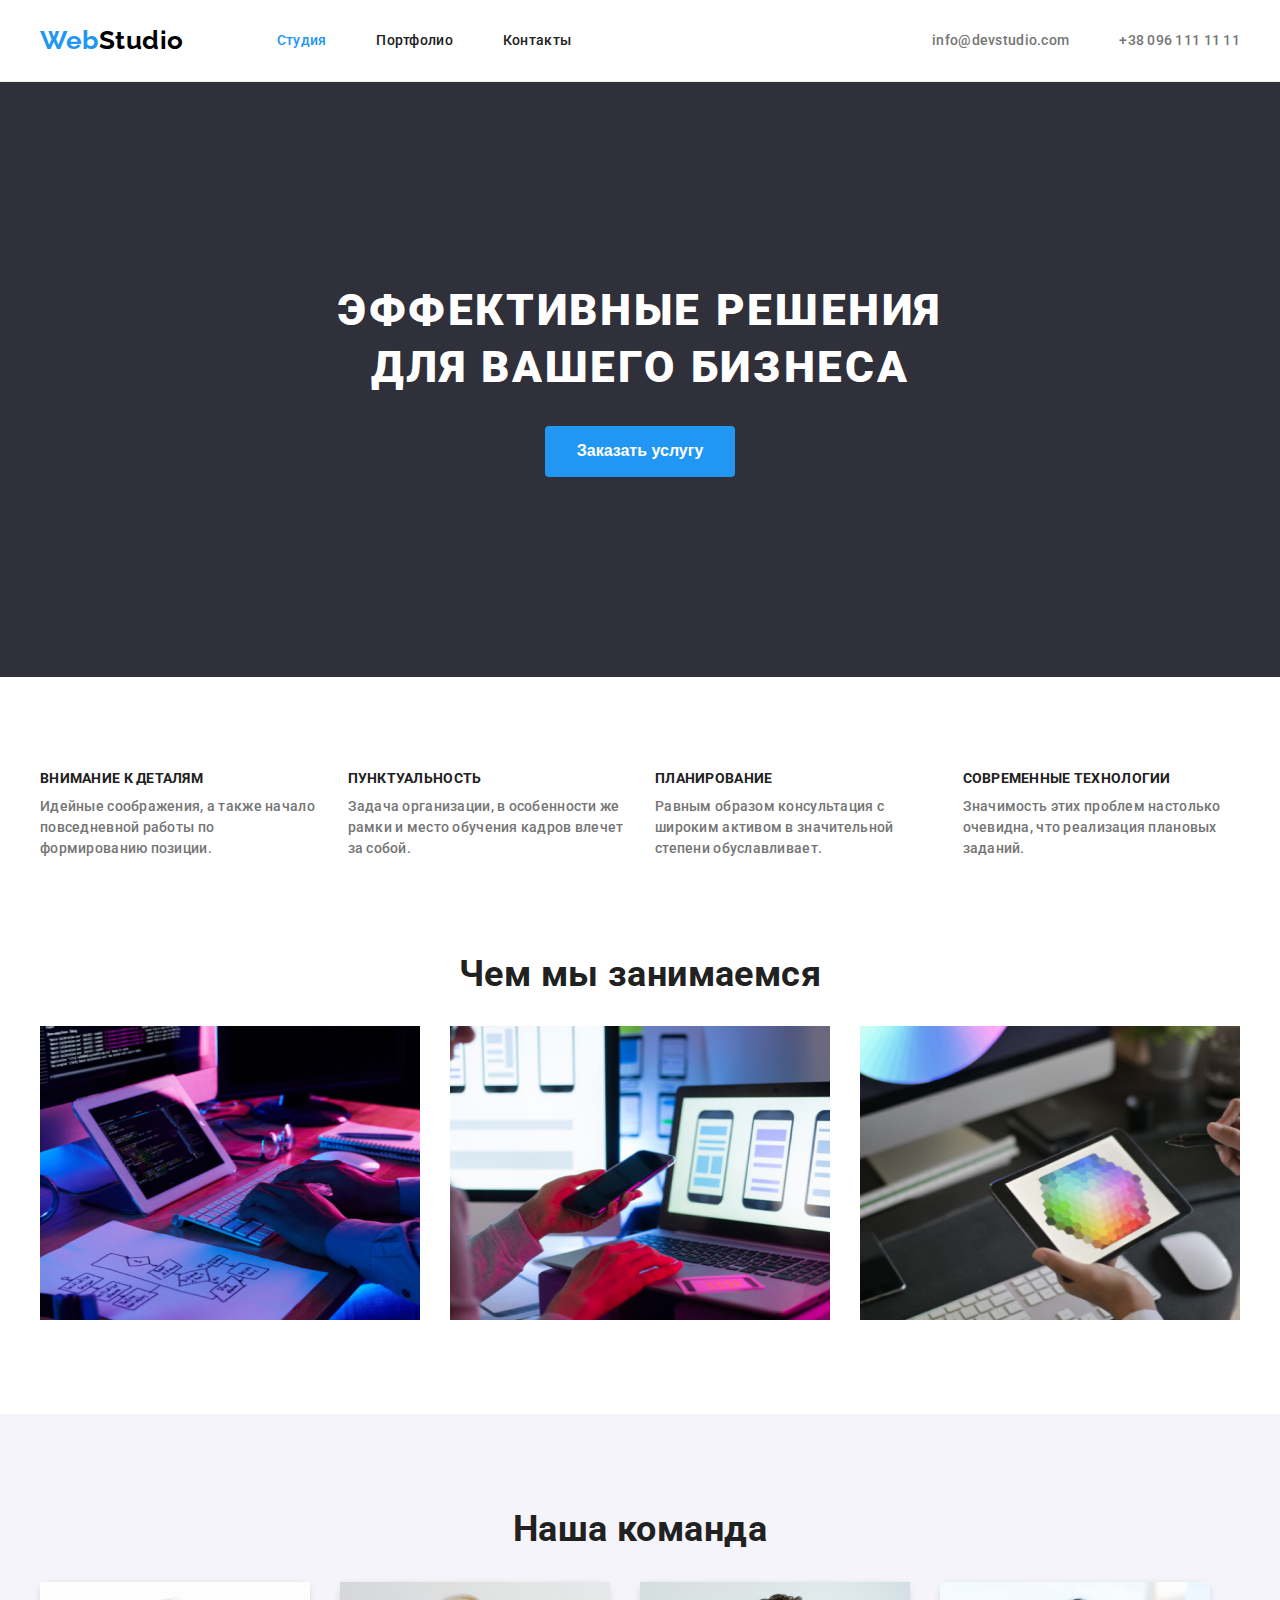
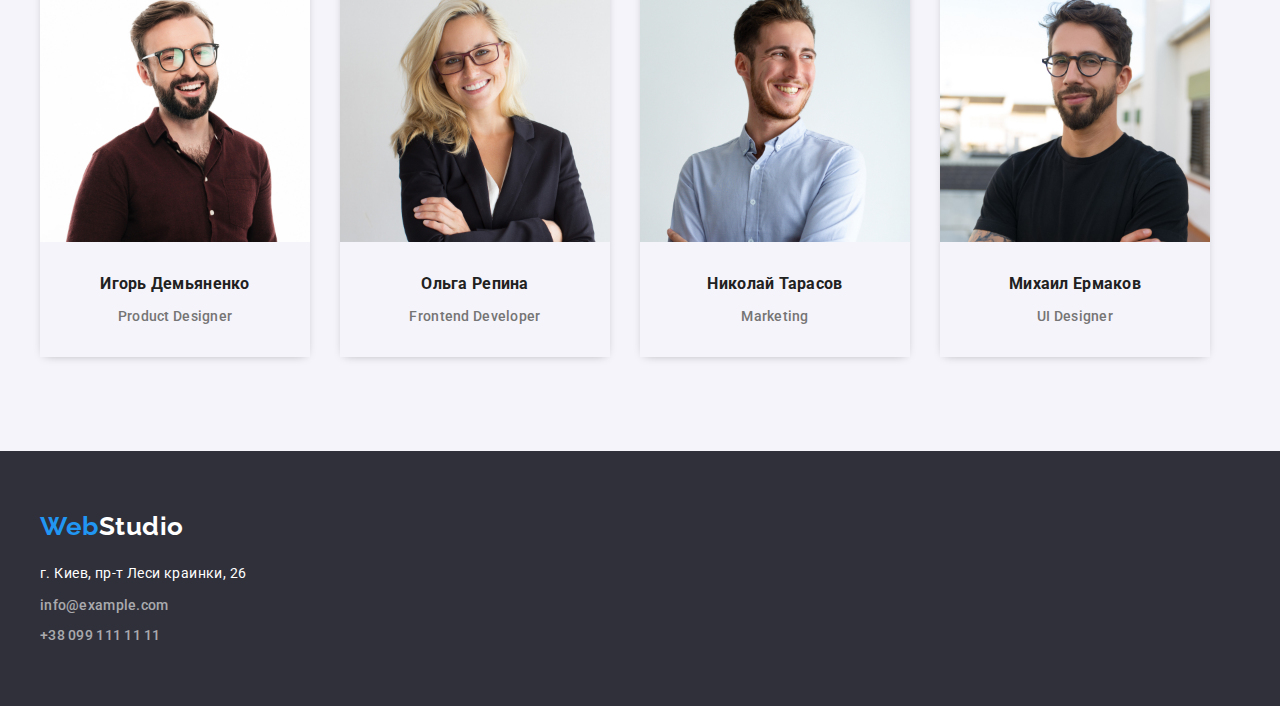
<file: index.html>
<!DOCTYPE html>
<html lang="ru">
    <head>
        <meta charset="UTF-8" />
        <meta name="viewport" content="width=device-width, initial-scale=1.0" />
        <title>WebStudio</title>

        <link rel="preconnect" href="https://fonts.googleapis.com" />
        <link rel="preconnect" href="https://fonts.gstatic.com" crossorigin />
        <link href="https://fonts.googleapis.com/css2?family=Raleway:wght@700&family=Roboto:wght@400;500;700;900&display=swap" rel="stylesheet" />
        <link rel="stylesheet" href="https://cdnjs.cloudflare.com/ajax/libs/modern-normalize/1.1.0/modern-normalize.min.css" integrity="sha512-wpPYUAdjBVSE4KJnH1VR1HeZfpl1ub8YT/NKx4PuQ5NmX2tKuGu6U/JRp5y+Y8XG2tV+wKQpNHVUX03MfMFn9Q==" crossorigin="anonymous" referrerpolicy="no-referrer" />
        <link rel="stylesheet" href="./css/style.css" />
    </head>

    <body>
        <!-- =======================Header================= -->

        <header class="header">
            <div class="container">
                <nav class="header-nav">
                    <a class="header-logo" href="./index.html"><span class="logo-blue">Web</span>Studio</a>
                    <ul class="header-nav-menu-list list">
                        <li class="active-page"><a class="header-menu-link" href="./index.html">Студия</a></li>
                        <li class="header-nav-menu-item item"><a class="header-menu-link" href="./portfolio.html">Портфолио</a></li>
                        <li class="header-nav-menu-item item"><a class="header-menu-link" href="">Контакты</a></li>
                    </ul>
                </nav>
                <ul class="header-contacts-list list">
                    <li class="header-contacts-mail item"><a class="header-menu-link color-adress" href="mailto:info@example.com">info@devstudio.com</a></li>
                    <li class="header-contacts-phone item"><a class="header-menu-link color-adress" href="tel:+380991111111">+38 096 111 11 11</a></li>
                </ul>
            </div>
        </header>

        <!-- =====================HERO================== -->

        <section class="hero">
            <div class="container main">
                <h1 class="hero-main-title">Эффективные решения для вашего бизнеса</h1>
                <button class="hero-button btn" type="button">Заказать услугу</button>
            </div>
        </section>

        <!-- =======================ADVANTAGES================= -->

        <section class="avantages">
            <div class="container advantages">
                <h2 class="visually-hidden">Преимущества</h2>
                <!-- !!!!!!!!!!!скрыть заголовок!!!!!!!!!!!!! -->
                <ul class="advantages-list list">
                    <li class="advantages-item item">
                        <h3>Внимание к деталям</h3>
                        <p>Идейные соображения, а также начало повседневной работы по формированию позиции.</p>
                    </li>
                    <li class="advantages-item item">
                        <h3>Пунктуальность</h3>
                        <p>Задача организации, в особенности же рамки и место обучения кадров влечет за собой.</p>
                    </li>
                    <li class="advantages-item item">
                        <h3>Планирование</h3>
                        <p>Равным образом консультация с широким активом в значительной степени обуславливает.</p>
                    </li>
                    <li class="advantages-item item">
                        <h3>Современные технологии</h3>
                        <p>Значимость этих проблем настолько очевидна, что реализация плановых заданий.</p>
                    </li>
                </ul>
            </div>
        </section>

        <!-- =======================OURS SERVISES================ -->

        <section class="our-services">
            <div class="container services">
                <h2 class="services text-minor">Чем мы занимаемся</h2>
                <ul class="services-list list">
                    <li class="services-item item">
                        <img src="./img/box_1.jpg" alt="Крос браузерная разработка" width="370" height="294" />
                    </li>
                    <li class="services-item item">
                        <img src="./img/box_2.jpg" alt="Адаптивная разработка" width="370" height="294" />
                    </li>
                    <li class="services-item item">
                        <img src="./img/box_3.jpg" alt="Оптимизация и настройка" width="370" height="294" />
                    </li>
                </ul>
            </div>
        </section>
        <!-- =======================OURS TEAM================= -->
        <section class="team">
            <div class="container section team">
                <h2 class="team text-minor">Наша команда</h2>
                <ul class="team-list list">
                    <li class="team-item item">
                        <img src="./img/pfoto_1.jpg" alt="Игорь Демьяненко" width="270" height="260" />
                        <div class="team-item-title">
                            <h3>Игорь Демьяненко</h3>
                            <p>Product Designer</p>
                        </div>
                    </li>
                    <li class="team-item item">
                        <img src="./img/photo_2.jpg" alt="Ольга Репина" width="270" height="260" />
                        <div class="team-item-title">
                            <h3>Ольга Репина</h3>
                            <p>Frontend Developer</p>
                        </div>
                    </li>
                    <li class="team-item item">
                        <img src="./img/photo_3.jpg" alt="Николай Тарасов" width="270" height="260" />
                        <div class="team-item-title">
                            <h3>Николай Тарасов</h3>
                            <p>Marketing</p>
                        </div>
                    </li>
                    <li class="team-item item">
                        <img src="./img/photo_4.jpg" alt="Михаил Ермаков" width="270" height="260" />
                        <div class="team-item-title">
                            <h3>Михаил Ермаков</h3>
                            <p>UI Designer</p>
                        </div>
                    </li>
                </ul>
            </div>
        </section>

        <!-- =======================FOOTER================= -->

        <footer class="footer">
            <div class="container">
                <a href="" class="footer-logo"><span class="footer-logo-blue">Web</span>Studio</a>
                <address class="footer-contacts">
                    <p>г. Киев, пр-т Леси краинки, 26</p>
                    <ul class="footer-list list">
                        <li class="footer-item item"><a href="mailto:info@example.com">info@example.com</a></li>
                        <li class="footer-item item last"><a href="tel:+380991111111">+38 099 111 11 11</a></li>
                    </ul>
                </address>
            </div>
        </footer>
    </body>
</html>
</file>
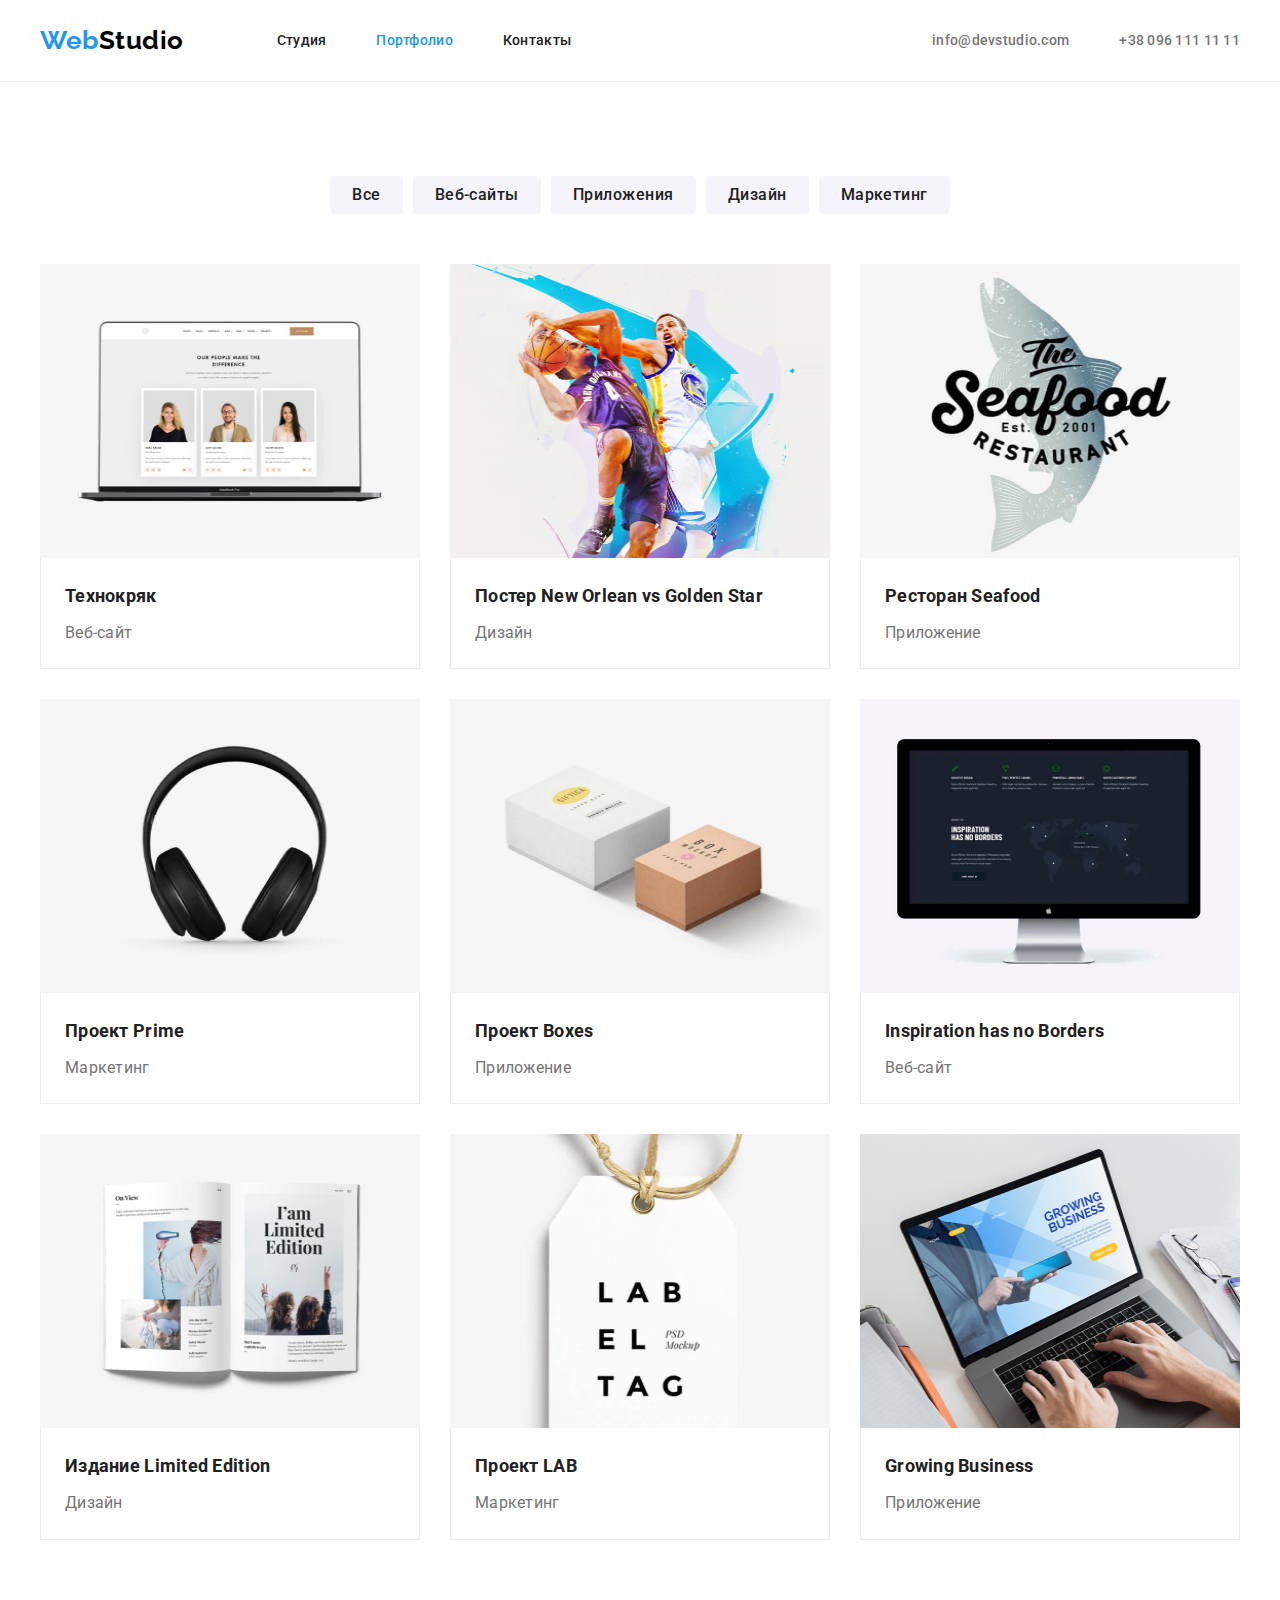
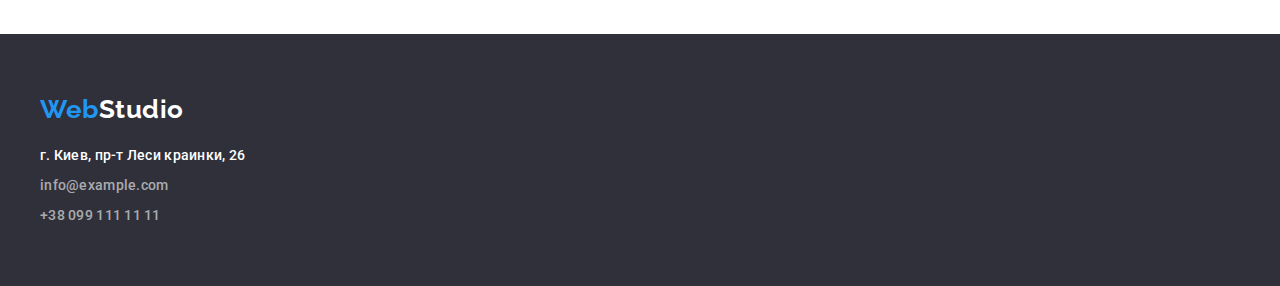
<file: portfolio.html>
<!DOCTYPE html>
<html lang="ru">
    <head>
        <meta charset="UTF-8" />
        <meta name="viewport" content="width=device-width, initial-scale=1.0" />
        <title>WebStudio</title>

        <link rel="preconnect" href="https://fonts.googleapis.com" />
        <link rel="preconnect" href="https://fonts.gstatic.com" crossorigin />
        <link href="https://fonts.googleapis.com/css2?family=Raleway:wght@700&family=Roboto:wght@400;500;700;900&display=swap" rel="stylesheet" />
        <link rel="stylesheet" href="https://cdnjs.cloudflare.com/ajax/libs/modern-normalize/1.1.0/modern-normalize.min.css" integrity="sha512-wpPYUAdjBVSE4KJnH1VR1HeZfpl1ub8YT/NKx4PuQ5NmX2tKuGu6U/JRp5y+Y8XG2tV+wKQpNHVUX03MfMFn9Q==" crossorigin="anonymous" referrerpolicy="no-referrer" />
        <link rel="stylesheet" href="./css/style.css" />
    </head>

    <body>
        <!-- =======================Header================= -->

        <header class="header">
            <div class="container">
                <nav class="header-nav">
                    <a class="header-logo" href="./index_2.html"><span class="logo-blue">Web</span>Studio</a>
                    <ul class="header-nav-menu-list list">
                        <li class="header-nav-menu-item item"><a class="header-menu-link" href="./index.html">Студия</a></li>
                        <li class="header-nav-menu-item item active-page"><a class="header-menu-link" href="./portfolio.html">Портфолио</a></li>
                        <li class="header-nav-menu-item item"><a class="header-menu-link" href="">Контакты</a></li>
                    </ul>
                </nav>
                <ul class="header-contacts-list list">
                    <li class="header-contacts-mail item"><a class="header-menu-link color-adress" href="mailto:info@example.com">info@devstudio.com</a></li>
                    <li class="header-contacts-phone item"><a class="header-menu-link color-adress" href="tel:+380991111111">+38 096 111 11 11</a></li>
                </ul>
            </div>
        </header>

        <!-- =======================filter buttons================= -->

        <main>
            <section class="portfolio-filter">
                <div class="container filter-container">
                    <ul class="portfolio-filter-list list">
                        <li class="portfolio-filter-list-item item"><button class="btn-filter" type="button">Все</button></li>
                        <li class="portfolio-filter-list-item item"><button class="btn-filter" type="button">Веб-сайты</button></li>
                        <li class="portfolio-filter-list-item item"><button class="btn-filter" type="button">Приложения</button></li>
                        <li class="portfolio-filter-list-item item"><button class="btn-filter" type="button">Дизайн</button></li>
                        <li class="portfolio-filter-list-item item"><button class="btn-filter" type="button">Маркетинг</button></li>
                    </ul>

                    <!-- ================== work examples ================-->

                    <h2 class="visually-hidden">work-examples</h2>
                    <ul class="work-examples-list list">
                        <li class="work-examples-item item">
                            <img src="./img/exam-1.jpg" alt="" width="370" height="294" />
                            <div class="work-examples-item-title">
                                <h3>Технокряк</h3>
                                <p>Веб-сайт</p>
                            </div>
                        </li>
                        <li class="work-examples-item item">
                            <img src="./img/exam-2.jpg" alt="" width="370" height="294" />
                            <div class="work-examples-item-title">
                                <h3>Постер New Orlean vs Golden Star</h3>
                                <p>Дизайн</p>
                            </div>
                        </li>
                        <li class="work-examples-item item">
                            <img src="./img/exam-3.jpg" alt="" width="370" height="294" />
                            <div class="work-examples-item-title">
                                <h3>Ресторан Seafood</h3>
                                <p>Приложение</p>
                            </div>
                        </li>
                        <li class="work-examples-item item">
                            <img src="./img/exam-4.jpg" alt="" width="370" height="294" />
                            <div class="work-examples-item-title">
                                <h3>Проект Prime</h3>
                                <p>Маркетинг</p>
                            </div>
                        </li>
                        <li class="work-examples-item item">
                            <img src="./img/exam-5.jpg" alt="" width="370" height="294" />
                            <div class="work-examples-item-title">
                                <h3>Проект Boxes</h3>
                                <p>Приложение</p>
                            </div>
                        </li>
                        <li class="work-examples-item item">
                            <img src="./img/exam-6.jpg" alt="" width="370" height="294" />
                            <div class="work-examples-item-title">
                                <h3>Inspiration has no Borders</h3>
                                <p>Веб-сайт</p>
                            </div>
                        </li>
                        <li class="work-examples-item item">
                            <img src="./img/exam-7.jpg" alt="" width="370" height="294" />
                            <div class="work-examples-item-title">
                                <h3>Издание Limited Edition</h3>
                                <p>Дизайн</p>
                            </div>
                        </li>
                        <li class="work-examples-item item">
                            <img src="./img/exam-8.jpg" alt="" width="370" height="294" />
                            <div class="work-examples-item-title">
                                <h3>Проект LAB</h3>
                                <p>Маркетинг</p>
                            </div>
                        </li>
                        <li class="work-examples-item item">
                            <img src="./img/exam-9.jpg" alt="" width="370" height="294" />
                            <div class="work-examples-item-title">
                                <h3>Growing Business</h3>
                                <p>Приложение</p>
                            </div>
                        </li>
                    </ul>
                </div>
            </section>
        </main>

        <!-- =======================FOOTER================= -->

        <footer class="footer">
            <div class="container">
                <a href="" class="footer-logo"><span class="footer-logo-blue">Web</span>Studio</a>
                <address class="footer-contacts">
                    <ul class="footer-list list">
                        <li class="footer-item item"><p>г. Киев, пр-т Леси краинки, 26</p></li>
                        <li class="footer-item item"><a href="mailto:info@example.com">info@example.com</a></li>
                        <li class="footer-item item last"><a href="tel:+380991111111">+38 099 111 11 11</a></li>
                    </ul>
                </address>
            </div>
        </footer>
    </body>
</html>
</file>
<file: css/style.css>
:root {
    --main-text-color: #757575;
    --title-text-color: #212121;
    --accent-text-color: #2196f3;
    --wite-color: #ffffff;
    --bgr-footer-color: #2f303a;
}

body {
    color: var(--main-text-color);
    font-family: 'Roboto', sans-serif;
    font-weight: 400;
    font-size: 14px;
    line-height: 1.7;
    letter-spacing: 0.03em;
}
img {
    display: block;
    width: 100%;
}
/* h1,
h2,
h3,
h4,
p {
    margin: 0;
    padding: 0;
} */

* {
    margin: 0;
    padding: 0;
}

.list h3 {
    color: var(--title-text-color);
}

.list,
a {
    list-style: none;
    text-decoration: none;
    color: var(--main-text-color);
    font-weight: 500;
    line-height: 1.5;
    letter-spacing: 0.02em;
}

.container {
    max-width: 1200px;
    padding-left: 15px;
    padding-right: 15px;
    margin: 0 auto;
}
section {
    padding-top: 94px;
    padding-bottom: 94px;
}
/* =======================Header================= */
.header {
    border-bottom: 1px solid #ececec;
}

.header .container {
    display: flex;
    align-items: center;
    padding-bottom: 0;
}

/*---logo---*/

.header-logo {
    margin-right: 93px;

    color: #000000;
    font-family: Raleway;
    font-weight: 700;
    font-size: 26px;
    line-height: 1.2;
    text-decoration: none;
}

.logo-blue {
    color: var(--accent-text-color);
}

/* ---nav-menu---*/
.header-nav {
    display: flex; /*выравнивает в одну строку с лого*/
    align-items: center; /*центрует елементы в строке по вертикали */
}

.header-nav-menu-list {
    display: flex; /*выравнивает в строку список*/
}

.header-menu-link {
    text-decoration: none;
    color: var(--title-text-color);
}

.header-nav-menu-list > li:not(:last-child) {
    margin-right: 50px; /*Отступ всем кроме последнего menu*/
}

.header-menu-link:hover,
.header-menu-link:focus {
    color: var(--accent-text-color);
}

.header-nav-menu-list .header-menu-link {
    padding-top: 30px;
    padding-bottom: 30px;
    display: inline-block;
}

.active-page .header-menu-link {
    color: var(--accent-text-color);
}

/*---contacts---*/

.header-contacts-list {
    display: flex; /*выравнивает в одну строку список контакты*/
    margin-left: auto;
}

.header-contacts-list li + li {
    margin-left: 50px; /*Отступ всем кроме последнего */
}

.color-adress {
    color: var(--main-text-color);
}

/* =======================HERO================  доработать ФОН BUTTOn И ОТСТУПЫ==== */

.hero {
    background-color: #2f303a;
    max-width: 1600px;
    text-align: center; /*кнопка по центру */
    margin: 0 auto; /*секция по центру */ /*задана ширина 1600+ марджин+ ограничения текста */
    padding-top: 200px;
    padding-bottom: 200px;
}

.hero-main {
    background-color: #2f303a;
}

.hero-main-title {
    font-weight: 900;
    font-size: 44px;
    line-height: 1.3;
    text-align: center;
    letter-spacing: 0.06em;
    text-transform: uppercase;
    color: var(--wite-color);

    width: 700px;
    margin: 0 auto;
}

.hero-button {
    border-radius: 4px;
    border: 0;
    padding: 10px 32px 10px 32px;

    margin-top: 30px;

    background-color: var(--accent-text-color);
    font-size: 16px;
    font-weight: 700;
    line-height: 1.9;
    color: var(--wite-color);
    cursor: pointer;
}

.hero-button:hover,
.hero-button:focus {
    background-color: #188ce8;
}

/* ============================ADVANTAGES=========================== */
.visually-hidden {
    position: absolute;
    width: 1px;
    height: 1px;
    margin: -1px;
    border: 0;
    padding: 0;

    white-space: nowrap;
    clip-path: inset(100%);
    clip: rect(0 0 0 0);
    overflow: hidden;
}

.advantages-list {
    /* add formula calc  + margin*/
    display: flex;
    flex-wrap: wrap;
    margin-left: -30px;
}

.advantages h3 {
    color: var(--title-text-color);
    font-weight: 700;
    line-height: 1.1;
    text-transform: uppercase;
    font-size: 14px;
    margin-bottom: 10px;
}
.advantages-item {
    width: calc((100% - 120px) / 4);
    margin-left: 30px;
}

/* ============================OURS SERVISES=========================== */
.our-services {
    padding-top: 0;
}
.text-minor {
    text-align: center;
    margin-bottom: 30px;
}

.services-list {
    display: flex;
    flex-wrap: wrap;
    margin-left: -30px;
}
.services-item {
    width: calc((100% - 90px) / 3); /* add formula calc  + margin  ---.team-list .team-item + .team-item */
    margin-left: 30px;
}

.text-minor {
    color: var(--title-text-color); /*h2 - servises + team*/
    font-weight: 700;
    font-size: 36px;
    line-height: 1.2;
}

/* ============================OUR TAEM=========================== */
.team {
    background-color: #f5f4fa;
}
.text-minor {
    text-align: center;
    margin-bottom: 30px;
}
.team-list {
    display: flex;
    flex-wrap: wrap;
    margin-left: -30px;
}

.team-item {
    width: calc((100% - 120px) / 4); /* add formula calc  + margin  ---.team-list .team-item + .team-item */
    margin-left: 30px;
}

.team-item-title {
    padding: 30px; /*узнать почему не работает padding; 30px auto*/
    text-align: center;
}

.team-item {
    box-shadow: 0 2px 10px -5px rgba(0, 0, 0, 0.4); /* Параметры тени */
    width: 270px;
}

.team-item h3 {
    margin-bottom: 10px;
}
/* ============================FOOTER=========================== */
footer {
    background-color: var(--bgr-footer-color);
    font-style: normal;
    padding-top: 60px;
    padding-bottom: 60px;
}
.footer-logo {
    display: block;
    color: var(--wite-color);
    font-family: Raleway;
    font-weight: 700;
    font-size: 26px;
    line-height: 1.2;
    text-decoration: none;
    margin-bottom: 20px;
}

.footer-logo-blue {
    color: var(--accent-text-color);
}

.footer-contacts a {
    color: rgba(255, 255, 255, 0.6);
    text-decoration: none;
}

.footer-contacts p {
    color: var(--wite-color);
}
address {
    font-style: normal;
}
.footer-list .footer-item + .footer-item {
    margin-top: 9px;
}
address p {
    margin-bottom: 9px;
}

/* =============================================Potfolio-page============================================ */

.portfolio-filter {
    display: flex;
}

.portfolio-filter-list {
    display: flex; /*список в строку дал ul */
    justify-content: center; /*центровка */
    margin-bottom: 50px;
}
.portfolio-filter-list li + li {
    margin-left: 10px;
}
.btn-filter {
    color: var(--title-text-color);
    background-color: #f5f4fa;
    font-family: 'Roboto', sans-serif;
    font-weight: 500;
    font-size: 16px;
    line-height: 1.6;
    letter-spacing: 0.03em;
    border-radius: 4px;
    border: none;
    padding: 6px 22px;
}

.btn-filter:hover,
.btn-filter:focus {
    color: var(--wite-color);
    background-color: var(--accent-text-color);
    box-shadow: 0 10px 10px -5px rgba(0, 0, 0, 0.3); /* Параметры тени */
}

/* =============================================Potfolio-page============================================ */

.work-examples-list {
    display: flex;
    flex-wrap: wrap;
    margin-left: -30px;
    margin-top: -30px;
}

.work-examples-item {
    width: calc((100% - 90px) / 3);
    margin-left: 30px;
    margin-top: 30px;
}

.work-examples-item-title h3 {
    color: var(--title-text-color);
    font-weight: 700;
    font-size: 18px;
    line-height: 2;
}

.work-examples-item-title p {
    font-weight: 400;
    font-size: 16px;
    line-height: 1.9;
    margin-top: 4px;
}

.work-examples-item-title {
    padding: 20px 24px;
    border: 1px solid #eeeeee;
    border-top: 0;
}

/* =============================================Musor============================================ */
/* =============================================Musor============================================ */
</file>
